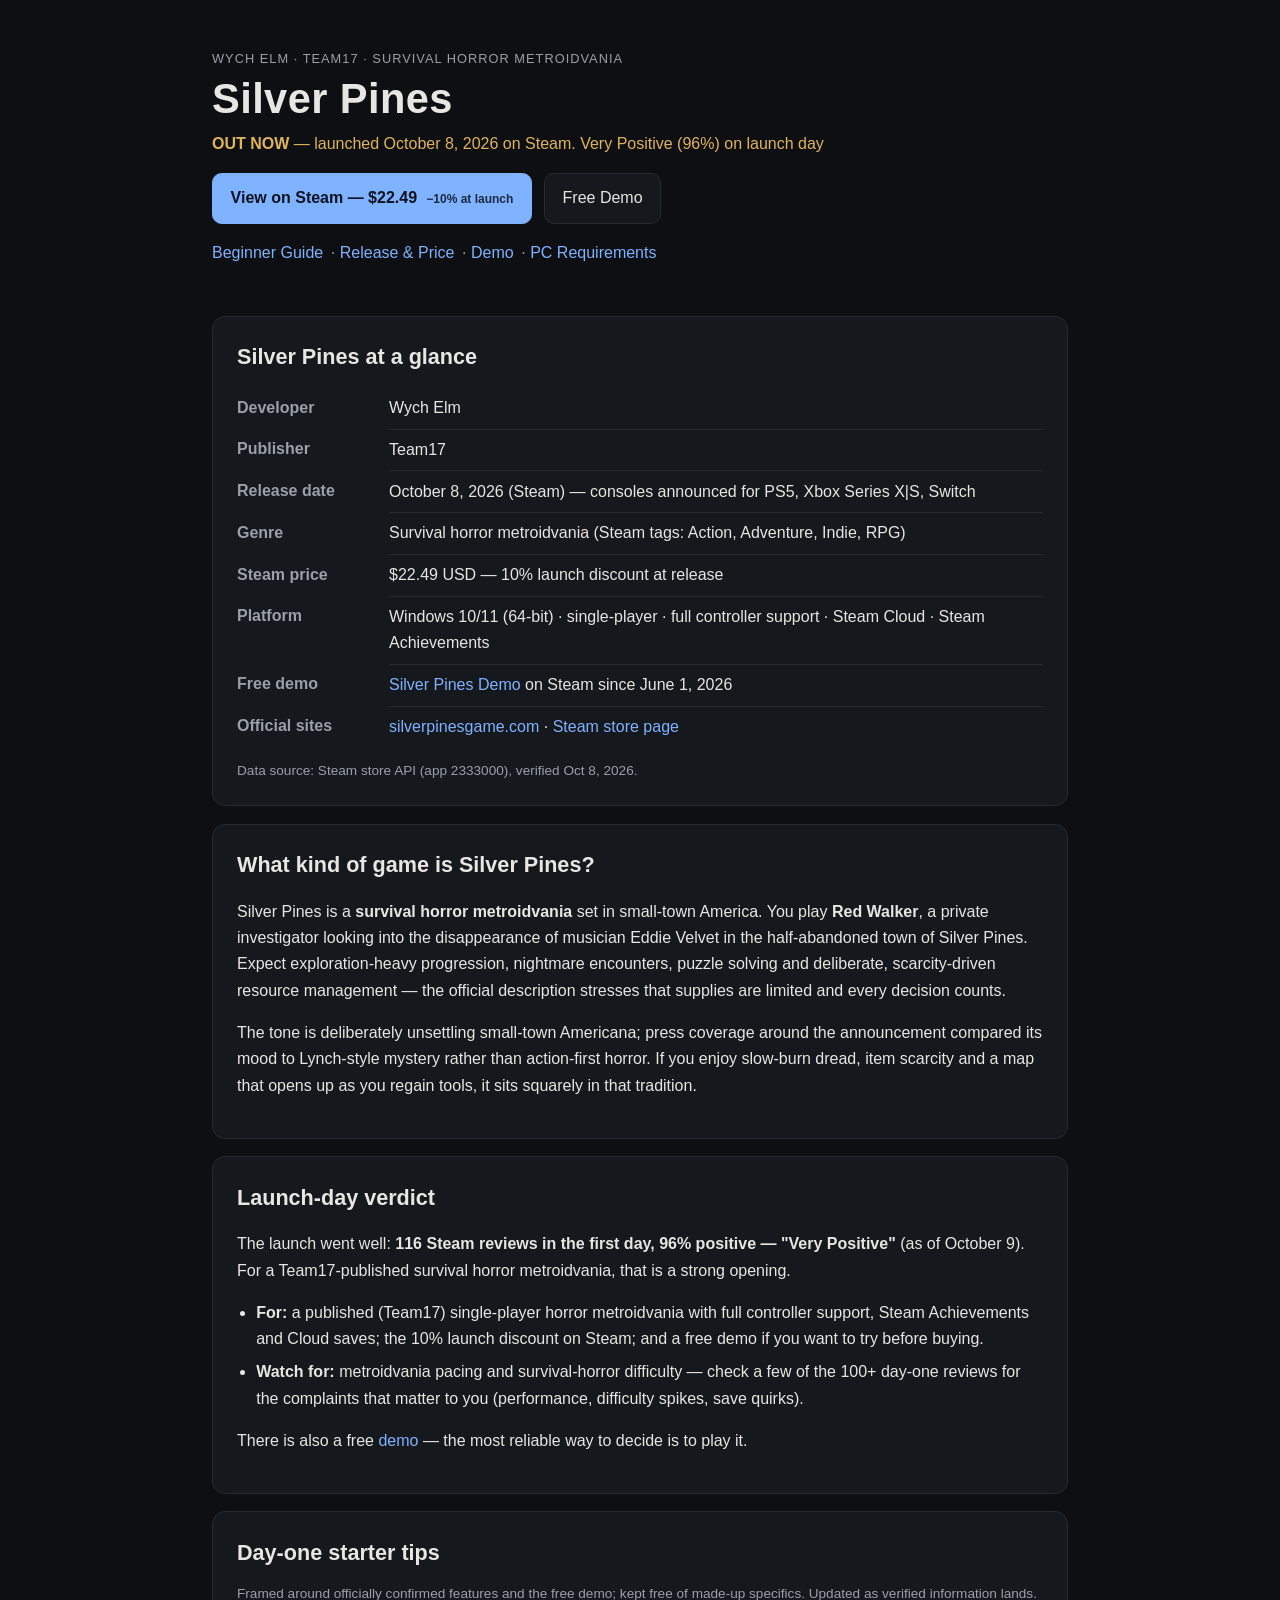
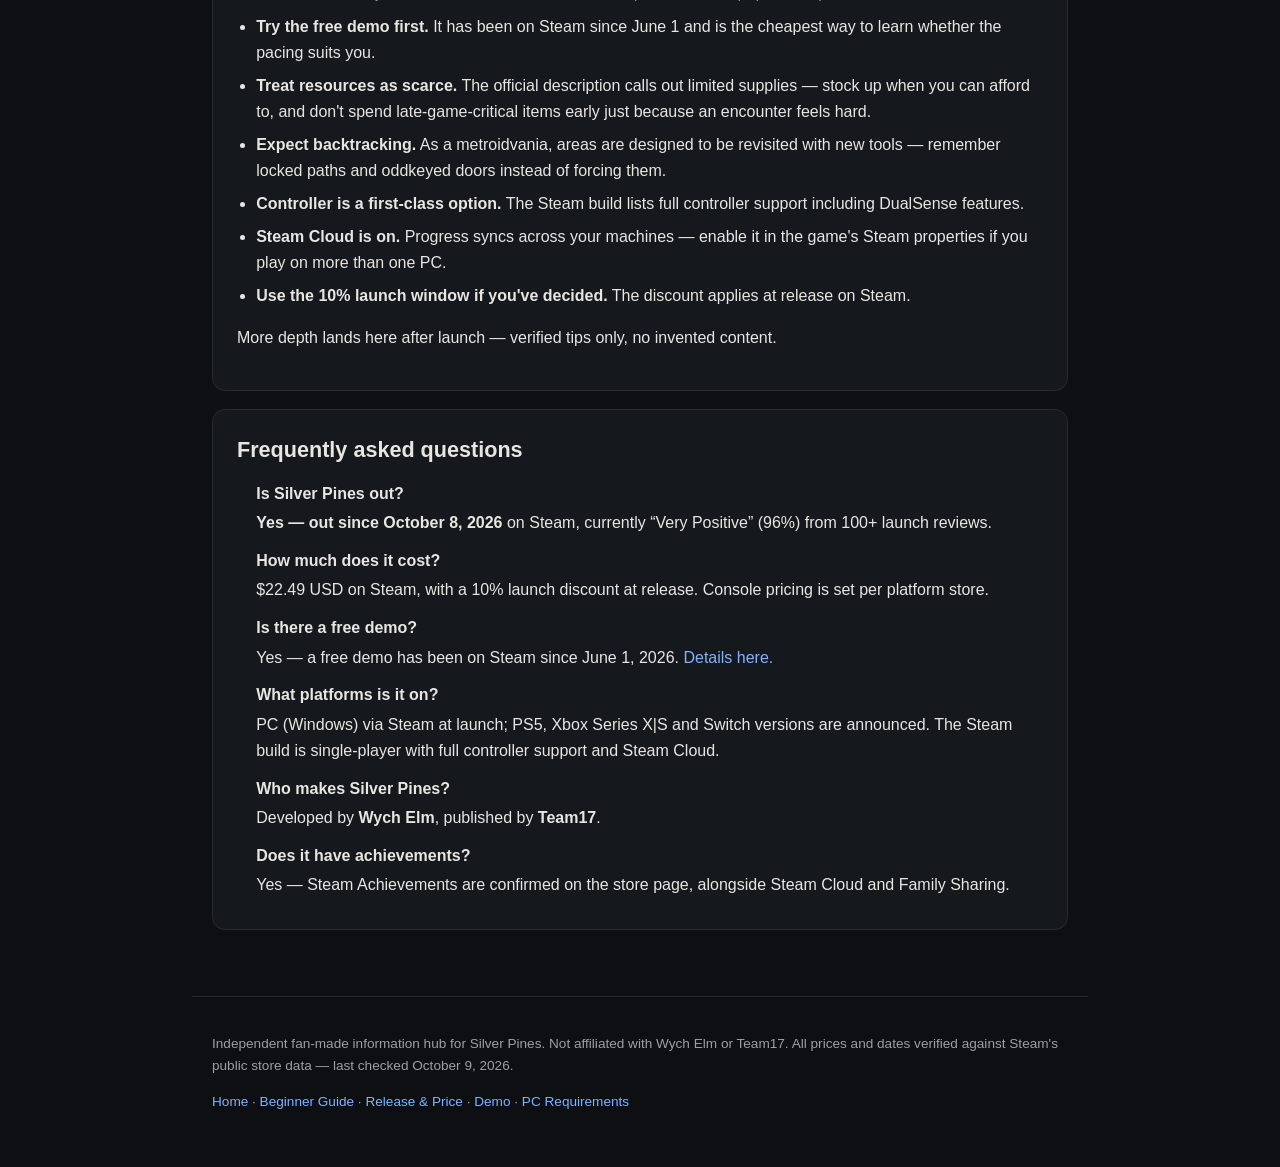
<file: index.html>
<!DOCTYPE html>
<html lang="en">
<head>
<meta charset="utf-8">
<meta name="viewport" content="width=device-width, initial-scale=1">
<title>Silver Pines — Out Now on Steam | Survival Horror Metroidvania Guide &amp; FAQ</title>
<meta name="description" content="Silver Pines by Wych Elm & Team17 releases October 8, 2026 on Steam ($22.49, −10% launch discount). Survival horror metroidvania in small-town America. Release info, demo, price, beginner guide & FAQ.">
<link rel="canonical" href="https://silver-pines.xyz/">
<link rel="stylesheet" href="style.css">
<meta property="og:type" content="website">
<meta property="og:title" content="Silver Pines — Out October 8 on Steam">
<meta property="og:description" content="Survival horror metroidvania by Wych Elm & Team17. $22.49 with 10% launch discount. Free demo available. Facts, FAQ and beginner guide.">
<meta property="og:url" content="https://silver-pines.xyz/">
<script type="application/ld+json">
{
  "@context": "https://schema.org",
  "@type": "VideoGame",
  "name": "Silver Pines",
  "description": "Silver Pines is a survival horror metroidvania set in small town America. Play as private investigator Red Walker searching for a missing musician while managing scarce resources.",
  "genre": ["Survival Horror", "Metroidvania", "Adventure", "Indie"],
  "gamePlatform": ["PC", "PlayStation 5", "Xbox Series X|S", "Nintendo Switch"],
  "applicationCategory": "Game",
  "operatingSystem": "Windows 10/11",
  "author": {"@type": "Organization", "name": "Wych Elm"},
  "publisher": {"@type": "Organization", "name": "Team17"},
  "datePublished": "2026-10-08",
  "image": "https://shared.fastly.steamstatic.com/store_item_assets/steam/apps/2333000/header.jpg",
  "offers": {
    "@type": "Offer",
    "price": "22.49",
    "priceCurrency": "USD",
    "availability": "https://schema.org/PreOrder",
    "url": "https://store.steampowered.com/app/2333000/Silver_Pines/"
  },
  "url": "https://silver-pines.xyz/"
}
</script>
<script type="application/ld+json">
{
  "@context": "https://schema.org",
  "@type": "FAQPage",
  "mainEntity": [
    {"@type": "Question", "name": "Is Silver Pines out?", "acceptedAnswer": {"@type": "Answer", "text": "Silver Pines launches on Steam on October 8, 2026. The page you are reading updates to 'out now' once the game unlocks."}},
    {"@type": "Question", "name": "How much does Silver Pines cost?", "acceptedAnswer": {"@type": "Answer", "text": "The Steam base price is $22.49 USD, with a 10% launch discount available at release ($20.24). Console prices are set per platform store."}},
    {"@type": "Question", "name": "Is there a free demo?", "acceptedAnswer": {"@type": "Answer", "text": "Yes. A free Silver Pines Demo has been available on Steam since June 1, 2026."}},
    {"@type": "Question", "name": "What platforms is Silver Pines on?", "acceptedAnswer": {"@type": "Answer", "text": "PC (Windows 10/11) via Steam at launch, with PlayStation 5, Xbox Series X|S and Nintendo Switch versions announced. The Steam build is single-player with full controller support and Steam Cloud."}},
    {"@type": "Question", "name": "Who makes Silver Pines?", "acceptedAnswer": {"@type": "Answer", "text": "Silver Pines is developed by Wych Elm and published by Team17."}},
    {"@type": "Question", "name": "What kind of game is it?", "acceptedAnswer": {"@type": "Answer", "text": "A survival horror metroidvania set in small-town America. You play private investigator Red Walker, searching for a missing musician while fighting nightmarish terrors, solving puzzles and managing scarce resources."}}
  ]
}
</script>
</head>
<body>
<header class="hero">
  <p class="kicker">Wych Elm &middot; Team17 &middot; Survival Horror Metroidvania</p>
  <h1>Silver Pines</h1>
  <p class="status" id="status"><strong>OUT NOW</strong> — launched October 8, 2026 on Steam. <span class="tag">Very Positive (96%) on launch day</span></p>
  <div class="cta">
    <a class="btn primary" href="https://store.steampowered.com/app/2333000/Silver_Pines/" rel="nofollow noopener" target="_blank">View on Steam — $22.49 <span class="tag">−10% at launch</span></a>
    <a class="btn" href="https://store.steampowered.com/app/4540100/Silver_Pines_Demo/" rel="nofollow noopener" target="_blank">Free Demo</a>
  </div>
  <nav aria-label="Sections">
    <a href="/beginners-guide">Beginner Guide</a> ·
    <a href="/release-date">Release &amp; Price</a> ·
    <a href="/demo">Demo</a> ·
    <a href="/system-requirements">PC Requirements</a>
  </nav>
</header>

<main>
<section class="card" id="facts">
  <h2>Silver Pines at a glance</h2>
  <table class="facts">
    <tr><th>Developer</th><td>Wych Elm</td></tr>
    <tr><th>Publisher</th><td>Team17</td></tr>
    <tr><th>Release date</th><td>October 8, 2026 (Steam) — consoles announced for PS5, Xbox Series X|S, Switch</td></tr>
    <tr><th>Genre</th><td>Survival horror metroidvania (Steam tags: Action, Adventure, Indie, RPG)</td></tr>
    <tr><th>Steam price</th><td>$22.49 USD — 10% launch discount at release</td></tr>
    <tr><th>Platform</th><td>Windows 10/11 (64-bit) · single-player · full controller support · Steam Cloud · Steam Achievements</td></tr>
    <tr><th>Free demo</th><td><a href="/demo">Silver Pines Demo</a> on Steam since June 1, 2026</td></tr>
    <tr><th>Official sites</th><td><a href="https://www.silverpinesgame.com/" rel="noopener" target="_blank">silverpinesgame.com</a> · <a href="https://store.steampowered.com/app/2333000/Silver_Pines/" rel="nofollow noopener" target="_blank">Steam store page</a></td></tr>
  </table>
  <p class="src">Data source: Steam store API (app 2333000), verified Oct 8, 2026.</p>
</section>

<section class="card" id="about">
  <h2>What kind of game is Silver Pines?</h2>
  <p>Silver Pines is a <strong>survival horror metroidvania</strong> set in small-town America. You play <strong>Red Walker</strong>, a private investigator looking into the disappearance of musician Eddie Velvet in the half-abandoned town of Silver Pines. Expect exploration-heavy progression, nightmare encounters, puzzle solving and deliberate, scarcity-driven resource management — the official description stresses that supplies are limited and every decision counts.</p>
  <p>The tone is deliberately unsettling small-town Americana; press coverage around the announcement compared its mood to Lynch-style mystery rather than action-first horror. If you enjoy slow-burn dread, item scarcity and a map that opens up as you regain tools, it sits squarely in that tradition.</p>
</section>

<section class="card" id="buy">
  <h2>Launch-day verdict</h2>
  <p>The launch went well: <strong>116 Steam reviews in the first day, 96% positive — "Very Positive"</strong> (as of October 9). For a Team17-published survival horror metroidvania, that is a strong opening.</p>
  <ul>
    <li><strong>For:</strong> a published (Team17) single-player horror metroidvania with full controller support, Steam Achievements and Cloud saves; the 10% launch discount on Steam; and a free demo if you want to try before buying.</li>
    <li><strong>Watch for:</strong> metroidvania pacing and survival-horror difficulty — check a few of the 100+ day-one reviews for the complaints that matter to you (performance, difficulty spikes, save quirks).</li>
  </ul>
  <p>There is also a free <a href="/demo">demo</a> — the most reliable way to decide is to play it.</p>
</section>

<section class="card" id="tips">
  <h2>Day-one starter tips</h2>
  <p class="src">Framed around officially confirmed features and the free demo; kept free of made-up specifics. Updated as verified information lands.</p>
  <ul>
    <li><strong>Try the free demo first.</strong> It has been on Steam since June 1 and is the cheapest way to learn whether the pacing suits you.</li>
    <li><strong>Treat resources as scarce.</strong> The official description calls out limited supplies — stock up when you can afford to, and don't spend late-game-critical items early just because an encounter feels hard.</li>
    <li><strong>Expect backtracking.</strong> As a metroidvania, areas are designed to be revisited with new tools — remember locked paths and oddkeyed doors instead of forcing them.</li>
    <li><strong>Controller is a first-class option.</strong> The Steam build lists full controller support including DualSense features.</li>
    <li><strong>Steam Cloud is on.</strong> Progress syncs across your machines — enable it in the game's Steam properties if you play on more than one PC.</li>
    <li><strong>Use the 10% launch window if you've decided.</strong> The discount applies at release on Steam.</li>
  </ul>
  <p>More depth lands here after launch — verified tips only, no invented content.</p>
</section>

<section class="card" id="faq">
  <h2>Frequently asked questions</h2>
  <dl>
    <dt>Is Silver Pines out?</dt>
    <dd><strong>Yes — out since October 8, 2026</strong> on Steam, currently “Very Positive” (96%) from 100+ launch reviews.</dd>
    <dt>How much does it cost?</dt>
    <dd>$22.49 USD on Steam, with a 10% launch discount at release. Console pricing is set per platform store.</dd>
    <dt>Is there a free demo?</dt>
    <dd>Yes — a free demo has been on Steam since June 1, 2026. <a href="/demo">Details here.</a></dd>
    <dt>What platforms is it on?</dt>
    <dd>PC (Windows) via Steam at launch; PS5, Xbox Series X|S and Switch versions are announced. The Steam build is single-player with full controller support and Steam Cloud.</dd>
    <dt>Who makes Silver Pines?</dt>
    <dd>Developed by <strong>Wych Elm</strong>, published by <strong>Team17</strong>.</dd>
    <dt>Does it have achievements?</dt>
    <dd>Yes — Steam Achievements are confirmed on the store page, alongside Steam Cloud and Family Sharing.</dd>
  </dl>
</section>
</main>

<footer>
  <p>Independent fan-made information hub for Silver Pines. Not affiliated with Wych Elm or Team17. All prices and dates verified against Steam's public store data — last checked <time datetime="2026-10-09">October 9, 2026</time>.</p>
  <p><a href="/">Home</a> · <a href="/beginners-guide">Beginner Guide</a> · <a href="/release-date">Release &amp; Price</a> · <a href="/demo">Demo</a> · <a href="/system-requirements">PC Requirements</a></p>
</footer>
</body>
</html>
</file>
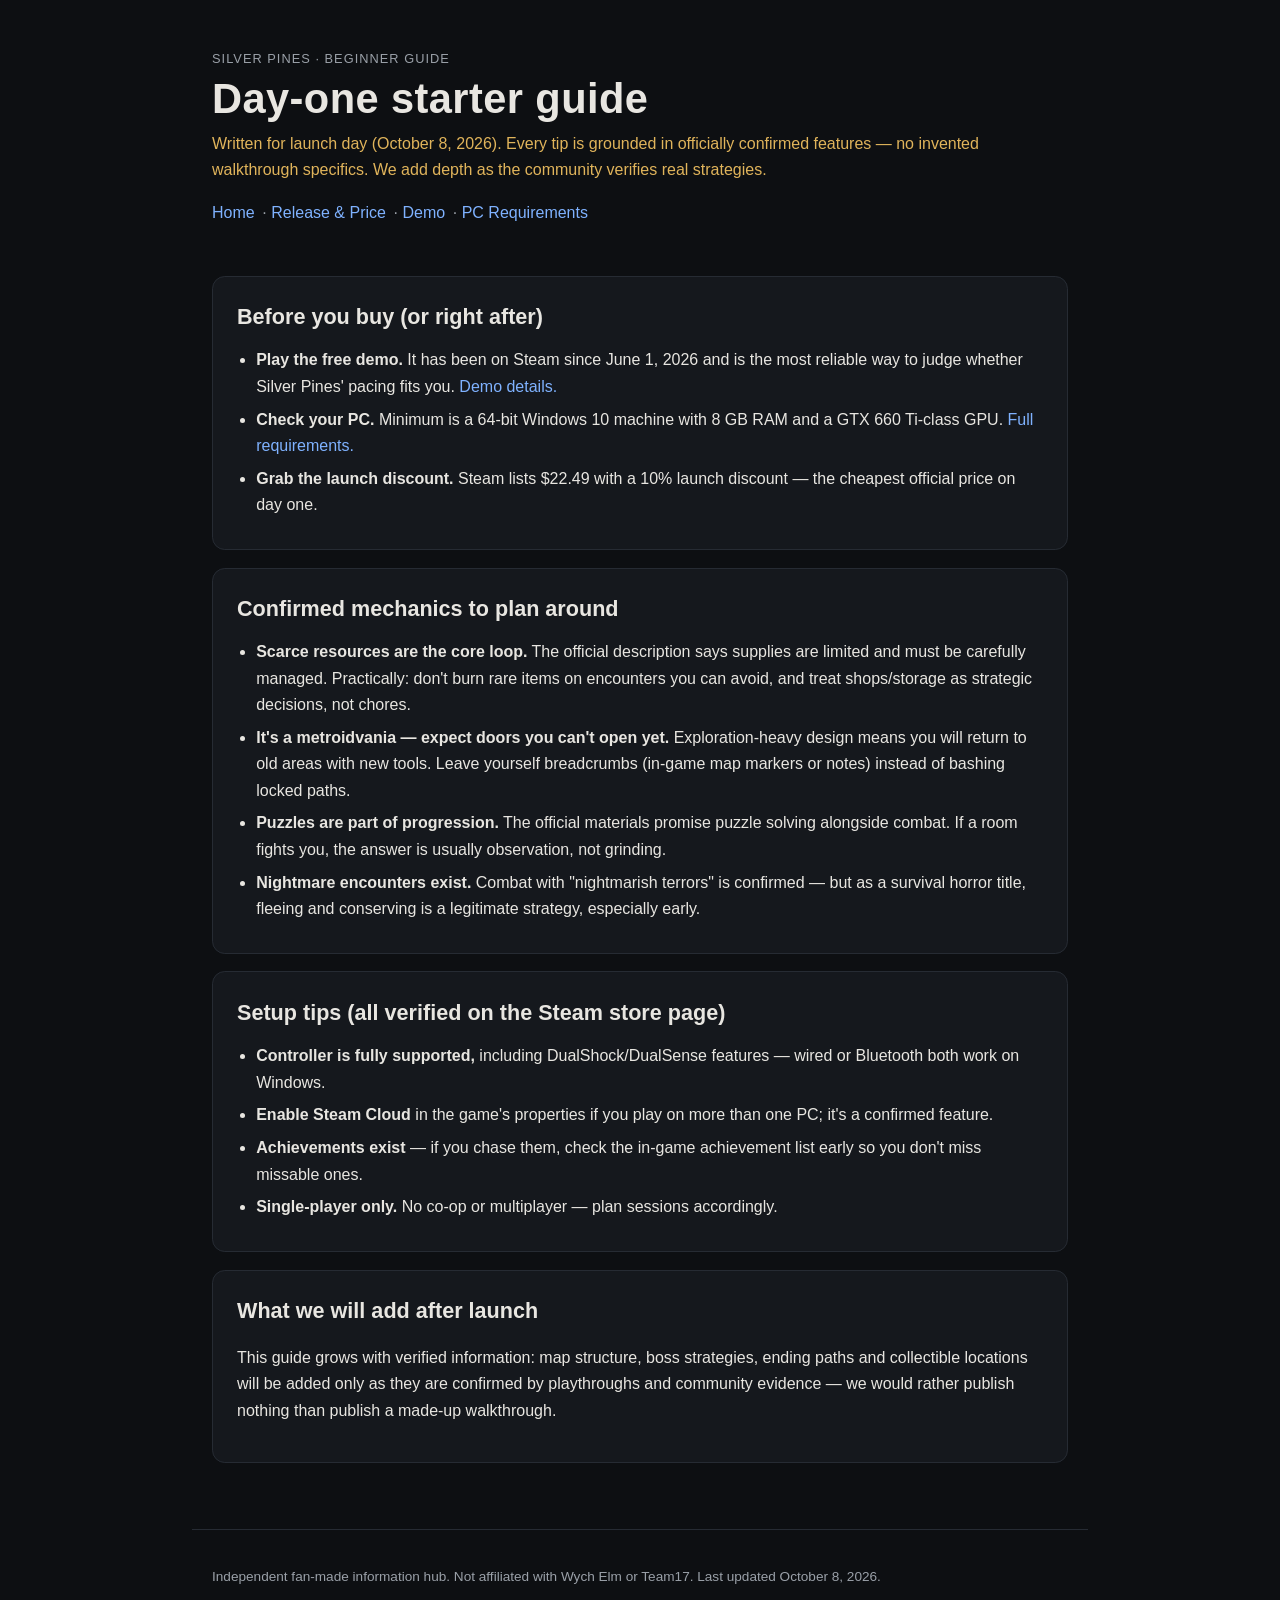
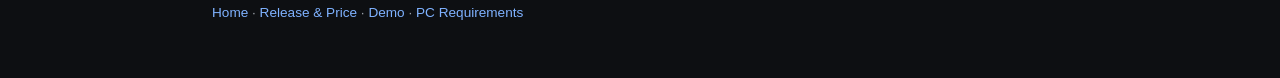
<file: beginners-guide.html>
<!DOCTYPE html>
<html lang="en">
<head>
<meta charset="utf-8">
<meta name="viewport" content="width=device-width, initial-scale=1">
<title>Silver Pines Beginner Guide — Day-One Tips (Verified Facts Only)</title>
<meta name="description" content="Day-one starter tips for Silver Pines: resource management, metroidvania backtracking, demo practice, controller and Steam Cloud setup. Verified facts only — no invented spoilers.">
<link rel="canonical" href="https://silver-pines.xyz/beginners-guide">
<link rel="stylesheet" href="/style.css">
</head>
<body>
<header class="hero">
  <p class="kicker">Silver Pines · Beginner Guide</p>
  <h1>Day-one starter guide</h1>
  <p class="status">Written for launch day (October 8, 2026). Every tip is grounded in officially confirmed features — no invented walkthrough specifics. We add depth as the community verifies real strategies.</p>
  <nav aria-label="Sections"><a href="/">Home</a> · <a href="/release-date">Release &amp; Price</a> · <a href="/demo">Demo</a> · <a href="/system-requirements">PC Requirements</a></nav>
</header>
<main>
<section class="card">
  <h2>Before you buy (or right after)</h2>
  <ul>
    <li><strong>Play the free demo.</strong> It has been on Steam since June 1, 2026 and is the most reliable way to judge whether Silver Pines' pacing fits you. <a href="/demo">Demo details.</a></li>
    <li><strong>Check your PC.</strong> Minimum is a 64-bit Windows 10 machine with 8 GB RAM and a GTX 660 Ti-class GPU. <a href="/system-requirements">Full requirements.</a></li>
    <li><strong>Grab the launch discount.</strong> Steam lists $22.49 with a 10% launch discount — the cheapest official price on day one.</li>
  </ul>
</section>
<section class="card">
  <h2>Confirmed mechanics to plan around</h2>
  <ul>
    <li><strong>Scarce resources are the core loop.</strong> The official description says supplies are limited and must be carefully managed. Practically: don't burn rare items on encounters you can avoid, and treat shops/storage as strategic decisions, not chores.</li>
    <li><strong>It's a metroidvania — expect doors you can't open yet.</strong> Exploration-heavy design means you will return to old areas with new tools. Leave yourself breadcrumbs (in-game map markers or notes) instead of bashing locked paths.</li>
    <li><strong>Puzzles are part of progression.</strong> The official materials promise puzzle solving alongside combat. If a room fights you, the answer is usually observation, not grinding.</li>
    <li><strong>Nightmare encounters exist.</strong> Combat with "nightmarish terrors" is confirmed — but as a survival horror title, fleeing and conserving is a legitimate strategy, especially early.</li>
  </ul>
</section>
<section class="card">
  <h2>Setup tips (all verified on the Steam store page)</h2>
  <ul>
    <li><strong>Controller is fully supported,</strong> including DualShock/DualSense features — wired or Bluetooth both work on Windows.</li>
    <li><strong>Enable Steam Cloud</strong> in the game's properties if you play on more than one PC; it's a confirmed feature.</li>
    <li><strong>Achievements exist</strong> — if you chase them, check the in-game achievement list early so you don't miss missable ones.</li>
    <li><strong>Single-player only.</strong> No co-op or multiplayer — plan sessions accordingly.</li>
  </ul>
</section>
<section class="card">
  <h2>What we will add after launch</h2>
  <p>This guide grows with verified information: map structure, boss strategies, ending paths and collectible locations will be added only as they are confirmed by playthroughs and community evidence — we would rather publish nothing than publish a made-up walkthrough.</p>
</section>
</main>
<footer>
  <p>Independent fan-made information hub. Not affiliated with Wych Elm or Team17. Last updated October 8, 2026.</p>
  <p><a href="/">Home</a> · <a href="/release-date">Release &amp; Price</a> · <a href="/demo">Demo</a> · <a href="/system-requirements">PC Requirements</a></p>
</footer>
</body>
</html>
</file>
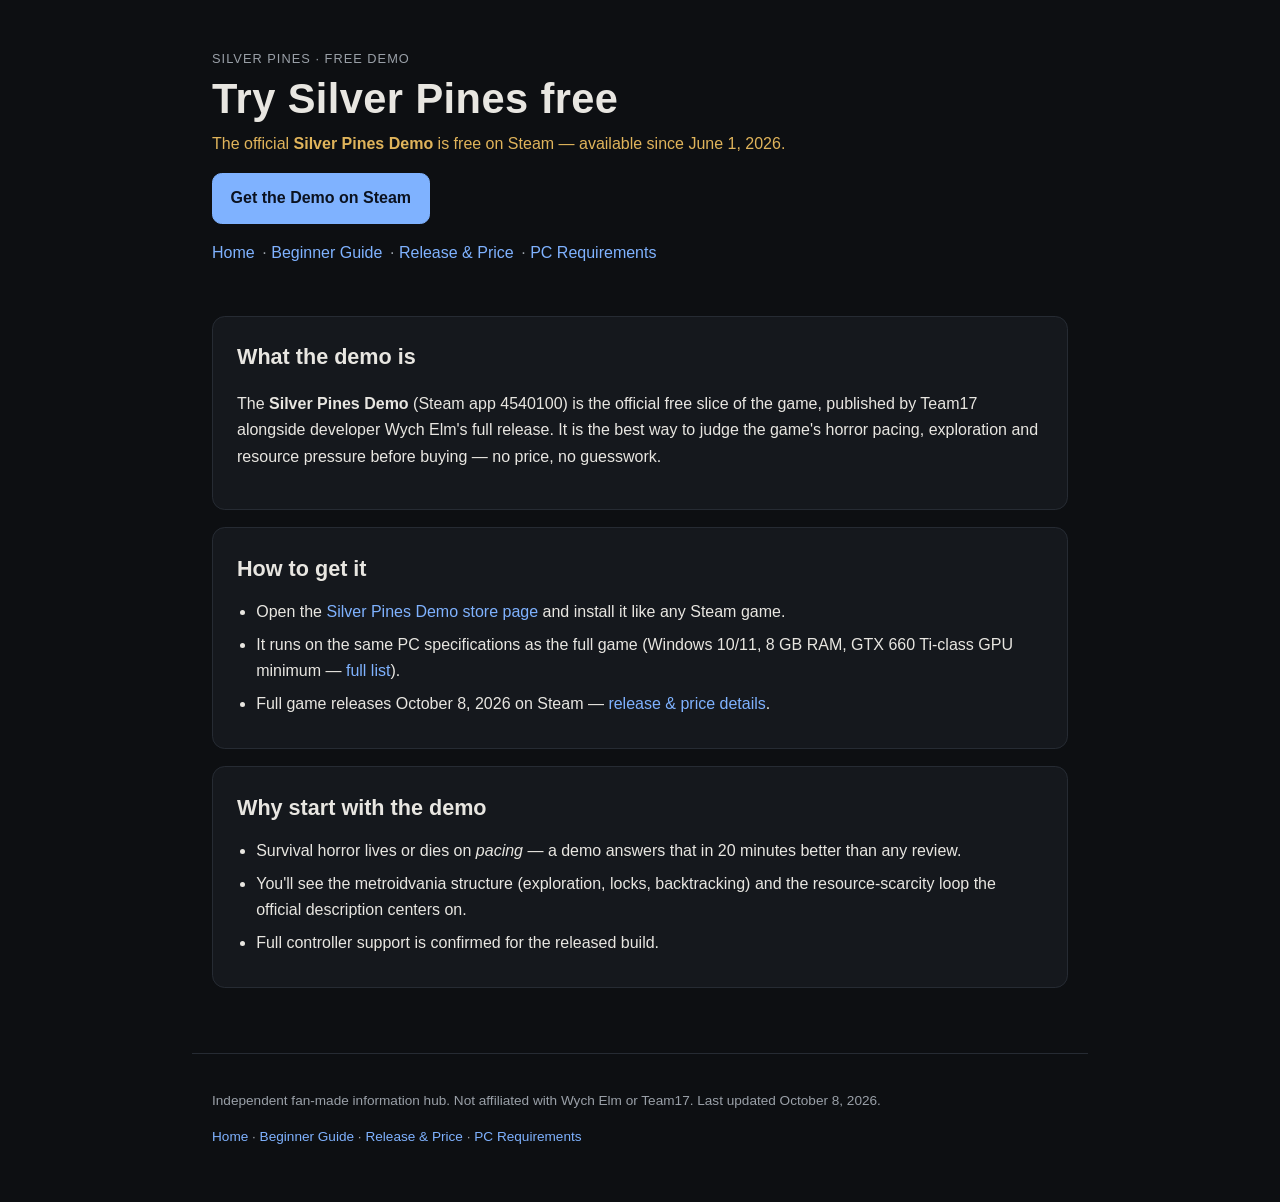
<file: demo.html>
<!DOCTYPE html>
<html lang="en">
<head>
<meta charset="utf-8">
<meta name="viewport" content="width=device-width, initial-scale=1">
<title>Silver Pines Demo — Free on Steam Since June 2026</title>
<meta name="description" content="Try Silver Pines free: the official Silver Pines Demo (Steam app 4540100) has been available since June 1, 2026. How to get it and what it covers.">
<link rel="canonical" href="https://silver-pines.xyz/demo">
<link rel="stylesheet" href="/style.css">
</head>
<body>
<header class="hero">
  <p class="kicker">Silver Pines · Free Demo</p>
  <h1>Try Silver Pines free</h1>
  <p class="status">The official <strong>Silver Pines Demo</strong> is free on Steam — available since June 1, 2026.</p>
  <div class="cta"><a class="btn primary" href="https://store.steampowered.com/app/4540100/Silver_Pines_Demo/" rel="nofollow noopener" target="_blank">Get the Demo on Steam</a></div>
  <nav aria-label="Sections"><a href="/">Home</a> · <a href="/beginners-guide">Beginner Guide</a> · <a href="/release-date">Release &amp; Price</a> · <a href="/system-requirements">PC Requirements</a></nav>
</header>
<main>
<section class="card">
  <h2>What the demo is</h2>
  <p>The <strong>Silver Pines Demo</strong> (Steam app 4540100) is the official free slice of the game, published by Team17 alongside developer Wych Elm's full release. It is the best way to judge the game's horror pacing, exploration and resource pressure before buying — no price, no guesswork.</p>
</section>
<section class="card">
  <h2>How to get it</h2>
  <ul>
    <li>Open the <a href="https://store.steampowered.com/app/4540100/Silver_Pines_Demo/" rel="nofollow noopener" target="_blank">Silver Pines Demo store page</a> and install it like any Steam game.</li>
    <li>It runs on the same PC specifications as the full game (Windows 10/11, 8 GB RAM, GTX 660 Ti-class GPU minimum — <a href="/system-requirements">full list</a>).</li>
    <li>Full game releases October 8, 2026 on Steam — <a href="/release-date">release &amp; price details</a>.</li>
  </ul>
</section>
<section class="card">
  <h2>Why start with the demo</h2>
  <ul>
    <li>Survival horror lives or dies on <em>pacing</em> — a demo answers that in 20 minutes better than any review.</li>
    <li>You'll see the metroidvania structure (exploration, locks, backtracking) and the resource-scarcity loop the official description centers on.</li>
    <li>Full controller support is confirmed for the released build.</li>
  </ul>
</section>
</main>
<footer>
  <p>Independent fan-made information hub. Not affiliated with Wych Elm or Team17. Last updated October 8, 2026.</p>
  <p><a href="/">Home</a> · <a href="/beginners-guide">Beginner Guide</a> · <a href="/release-date">Release &amp; Price</a> · <a href="/system-requirements">PC Requirements</a></p>
</footer>
</body>
</html>
</file>
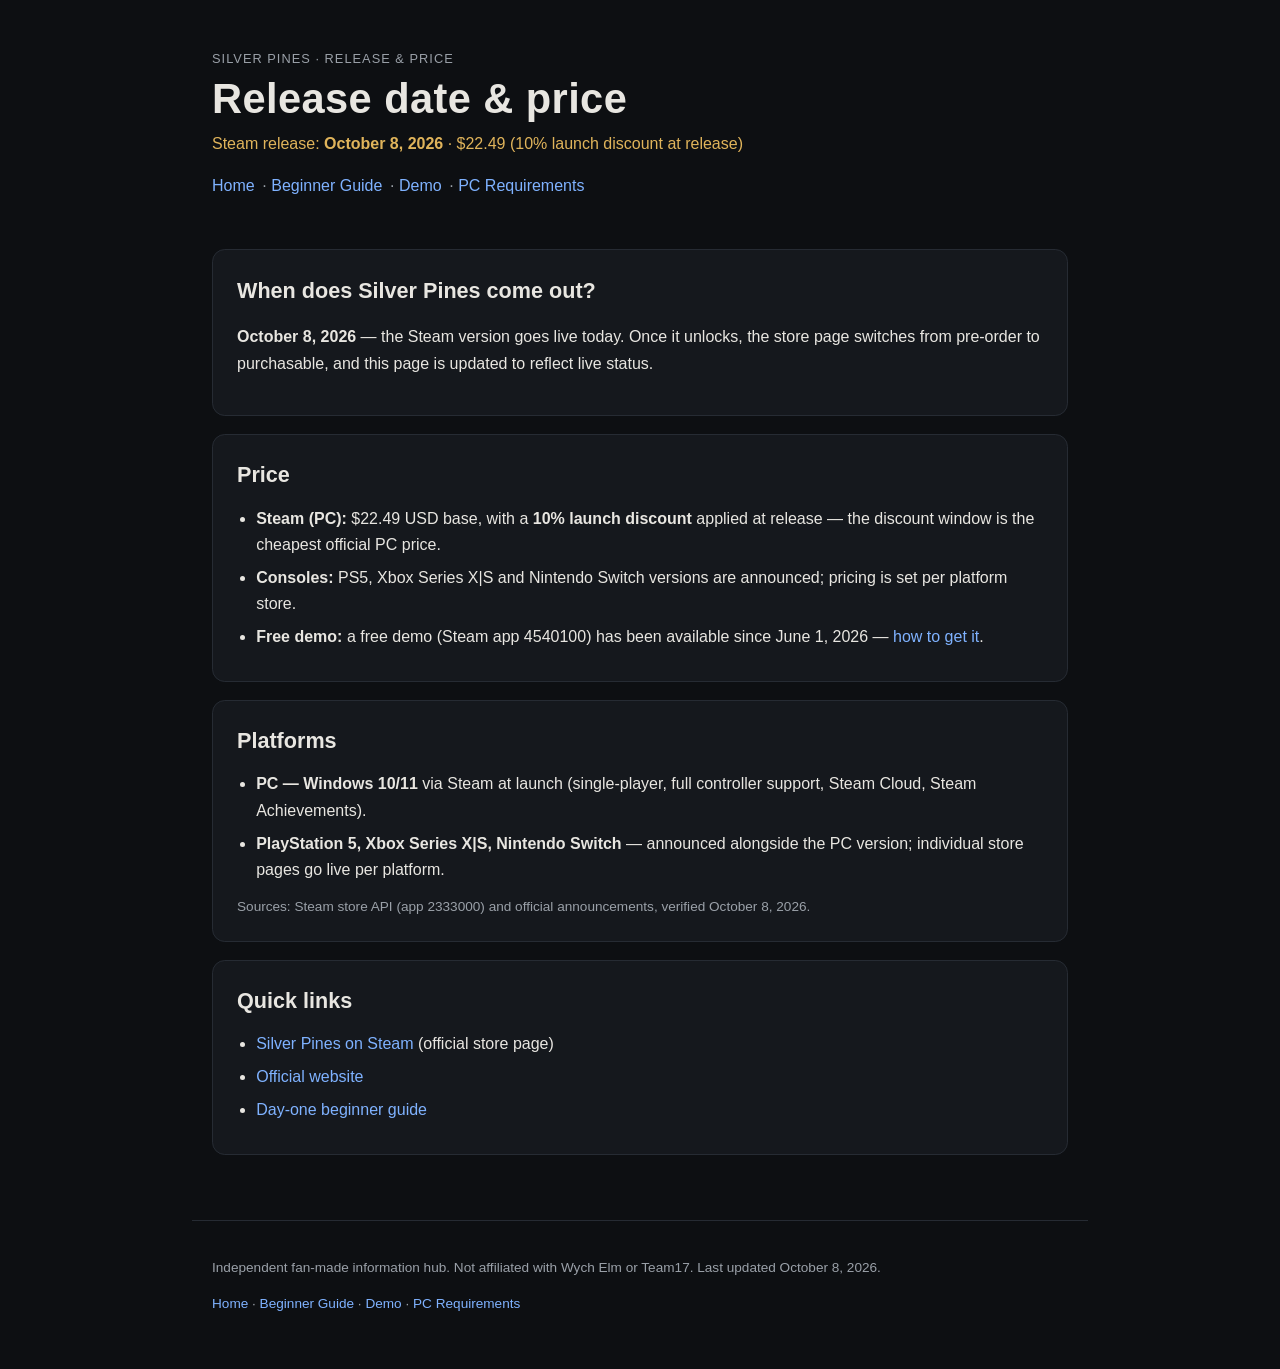
<file: release-date.html>
<!DOCTYPE html>
<html lang="en">
<head>
<meta charset="utf-8">
<meta name="viewport" content="width=device-width, initial-scale=1">
<title>Silver Pines Release Date &amp; Price — Out October 8, 2026 on Steam</title>
<meta name="description" content="Silver Pines releases October 8, 2026 on Steam for $22.49 with a 10% launch discount. PS5, Xbox Series X|S and Switch versions announced. Free demo available since June 2026.">
<link rel="canonical" href="https://silver-pines.xyz/release-date">
<link rel="stylesheet" href="/style.css">
</head>
<body>
<header class="hero">
  <p class="kicker">Silver Pines · Release &amp; Price</p>
  <h1>Release date &amp; price</h1>
  <p class="status">Steam release: <strong>October 8, 2026</strong> · $22.49 (10% launch discount at release)</p>
  <nav aria-label="Sections"><a href="/">Home</a> · <a href="/beginners-guide">Beginner Guide</a> · <a href="/demo">Demo</a> · <a href="/system-requirements">PC Requirements</a></nav>
</header>
<main>
<section class="card">
  <h2>When does Silver Pines come out?</h2>
  <p><strong>October 8, 2026</strong> — the Steam version goes live today. Once it unlocks, the store page switches from pre-order to purchasable, and this page is updated to reflect live status.</p>
</section>
<section class="card">
  <h2>Price</h2>
  <ul>
    <li><strong>Steam (PC):</strong> $22.49 USD base, with a <strong>10% launch discount</strong> applied at release — the discount window is the cheapest official PC price.</li>
    <li><strong>Consoles:</strong> PS5, Xbox Series X|S and Nintendo Switch versions are announced; pricing is set per platform store.</li>
    <li><strong>Free demo:</strong> a free demo (Steam app 4540100) has been available since June 1, 2026 — <a href="/demo">how to get it</a>.</li>
  </ul>
</section>
<section class="card">
  <h2>Platforms</h2>
  <ul>
    <li><strong>PC — Windows 10/11</strong> via Steam at launch (single-player, full controller support, Steam Cloud, Steam Achievements).</li>
    <li><strong>PlayStation 5, Xbox Series X|S, Nintendo Switch</strong> — announced alongside the PC version; individual store pages go live per platform.</li>
  </ul>
  <p class="src">Sources: Steam store API (app 2333000) and official announcements, verified October 8, 2026.</p>
</section>
<section class="card">
  <h2>Quick links</h2>
  <ul>
    <li><a href="https://store.steampowered.com/app/2333000/Silver_Pines/" rel="nofollow noopener" target="_blank">Silver Pines on Steam</a> (official store page)</li>
    <li><a href="https://www.silverpinesgame.com/" rel="noopener" target="_blank">Official website</a></li>
    <li><a href="/beginners-guide">Day-one beginner guide</a></li>
  </ul>
</section>
</main>
<footer>
  <p>Independent fan-made information hub. Not affiliated with Wych Elm or Team17. Last updated October 8, 2026.</p>
  <p><a href="/">Home</a> · <a href="/beginners-guide">Beginner Guide</a> · <a href="/demo">Demo</a> · <a href="/system-requirements">PC Requirements</a></p>
</footer>
</body>
</html>
</file>
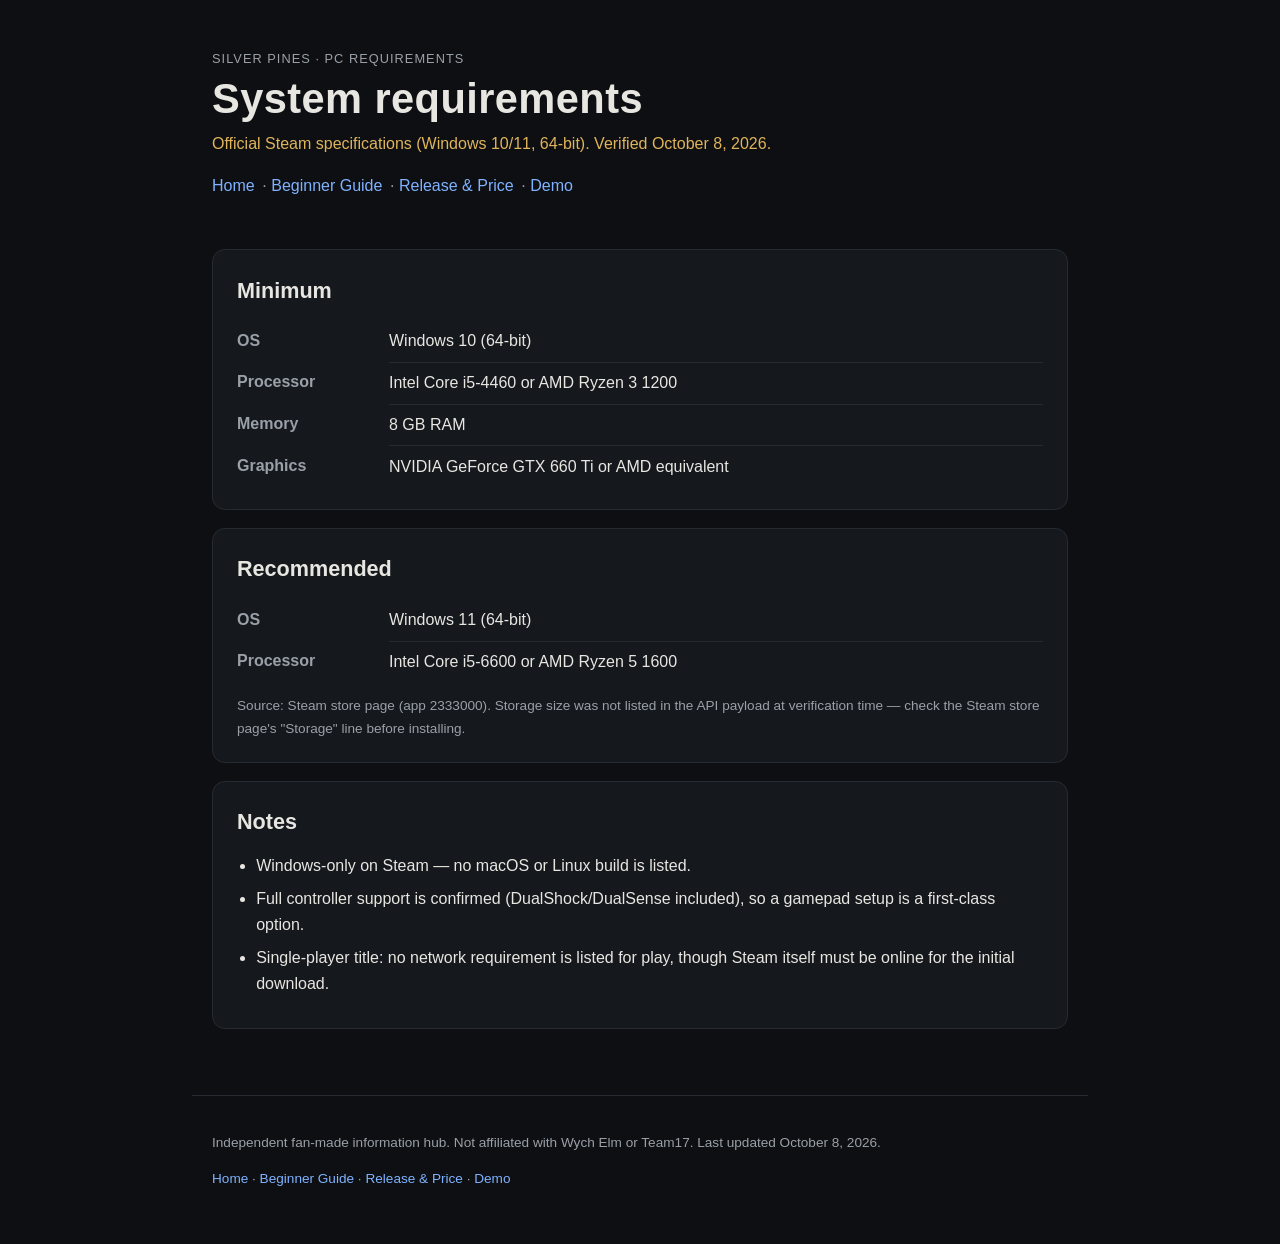
<file: system-requirements.html>
<!DOCTYPE html>
<html lang="en">
<head>
<meta charset="utf-8">
<meta name="viewport" content="width=device-width, initial-scale=1">
<title>Silver Pines System Requirements — PC Minimum &amp; Recommended</title>
<meta name="description" content="Silver Pines PC system requirements: Windows 10/11 64-bit, 8 GB RAM, GTX 660 Ti / Radeon RX 460 class GPU minimum. Official Steam specifications.">
<link rel="canonical" href="https://silver-pines.xyz/system-requirements">
<link rel="stylesheet" href="/style.css">
</head>
<body>
<header class="hero">
  <p class="kicker">Silver Pines · PC Requirements</p>
  <h1>System requirements</h1>
  <p class="status">Official Steam specifications (Windows 10/11, 64-bit). Verified October 8, 2026.</p>
  <nav aria-label="Sections"><a href="/">Home</a> · <a href="/beginners-guide">Beginner Guide</a> · <a href="/release-date">Release &amp; Price</a> · <a href="/demo">Demo</a></nav>
</header>
<main>
<section class="card">
  <h2>Minimum</h2>
  <table class="facts">
    <tr><th>OS</th><td>Windows 10 (64-bit)</td></tr>
    <tr><th>Processor</th><td>Intel Core i5-4460 or AMD Ryzen 3 1200</td></tr>
    <tr><th>Memory</th><td>8 GB RAM</td></tr>
    <tr><th>Graphics</th><td>NVIDIA GeForce GTX 660 Ti or AMD equivalent</td></tr>
  </table>
</section>
<section class="card">
  <h2>Recommended</h2>
  <table class="facts">
    <tr><th>OS</th><td>Windows 11 (64-bit)</td></tr>
    <tr><th>Processor</th><td>Intel Core i5-6600 or AMD Ryzen 5 1600</td></tr>
  </table>
  <p class="src">Source: Steam store page (app 2333000). Storage size was not listed in the API payload at verification time — check the Steam store page's "Storage" line before installing.</p>
</section>
<section class="card">
  <h2>Notes</h2>
  <ul>
    <li>Windows-only on Steam — no macOS or Linux build is listed.</li>
    <li>Full controller support is confirmed (DualShock/DualSense included), so a gamepad setup is a first-class option.</li>
    <li>Single-player title: no network requirement is listed for play, though Steam itself must be online for the initial download.</li>
  </ul>
</section>
</main>
<footer>
  <p>Independent fan-made information hub. Not affiliated with Wych Elm or Team17. Last updated October 8, 2026.</p>
  <p><a href="/">Home</a> · <a href="/beginners-guide">Beginner Guide</a> · <a href="/release-date">Release &amp; Price</a> · <a href="/demo">Demo</a></p>
</footer>
</body>
</html>
</file>
<file: style.css>
:root{
  --bg:#0d0f12; --card:#15181d; --ink:#e8e6e1; --mut:#9aa0a8; --line:#262b33;
  --acc:#7fb2ff; --ok:#79c98b; --warn:#e0b45b;
}
*{box-sizing:border-box}
body{margin:0;background:var(--bg);color:var(--ink);font:16px/1.65 -apple-system,BlinkMacSystemFont,"Segoe UI",Roboto,"Helvetica Neue",Arial,"Noto Sans",sans-serif}
a{color:var(--acc);text-decoration:none}
a:hover{text-decoration:underline}
.hero{padding:3rem 1.25rem 2rem;max-width:56rem;margin:0 auto;text-align:left}
.kicker{color:var(--mut);text-transform:uppercase;letter-spacing:.08em;font-size:.8rem;margin:0 0 .4rem}
h1{font-size:2.6rem;line-height:1.1;margin:0 0 .6rem;letter-spacing:.01em}
.status{color:var(--warn);margin:0 0 1rem}
.cta{display:flex;gap:.75rem;flex-wrap:wrap;margin:0 0 1rem}
.btn{display:inline-block;padding:.7rem 1.1rem;border:1px solid var(--line);border-radius:.6rem;background:var(--card);color:var(--ink)}
.btn.primary{background:var(--acc);border-color:var(--acc);color:#0b1220;font-weight:600}
.btn .tag{font-size:.75rem;opacity:.85;margin-left:.3rem}
.hero nav{color:var(--mut)}
.hero nav a{margin-right:.2rem}
main{max-width:56rem;margin:0 auto;padding:0 1.25rem 2rem}
.card{background:var(--card);border:1px solid var(--line);border-radius:.8rem;padding:1.4rem 1.5rem;margin:1.1rem 0}
h2{font-size:1.35rem;margin:0 0 .8rem}
table.facts{width:100%;border-collapse:collapse}
table.facts th{width:9.5rem;text-align:left;color:var(--mut);font-weight:600;padding:.45rem .6rem .45rem 0;vertical-align:top;white-space:nowrap}
table.facts td{padding:.45rem 0;vertical-align:top;border-bottom:1px solid var(--line)}
table.facts tr:last-child td{border-bottom:none}
ul,dl{margin:.5rem 0;padding-left:1.2rem}
li{margin:.4rem 0}
dt{font-weight:600;margin-top:.7rem}
dd{margin:.2rem 0 0;color:var(--ink)}
.src{color:var(--mut);font-size:.85rem;margin:.8rem 0 0}
footer{border-top:1px solid var(--line);color:var(--mut);font-size:.85rem;padding:1.4rem 1.25rem 2.5rem;max-width:56rem;margin:1rem auto 0}
@media (max-width:640px){h1{font-size:2rem}.hero{padding-top:2rem}}
</file>
